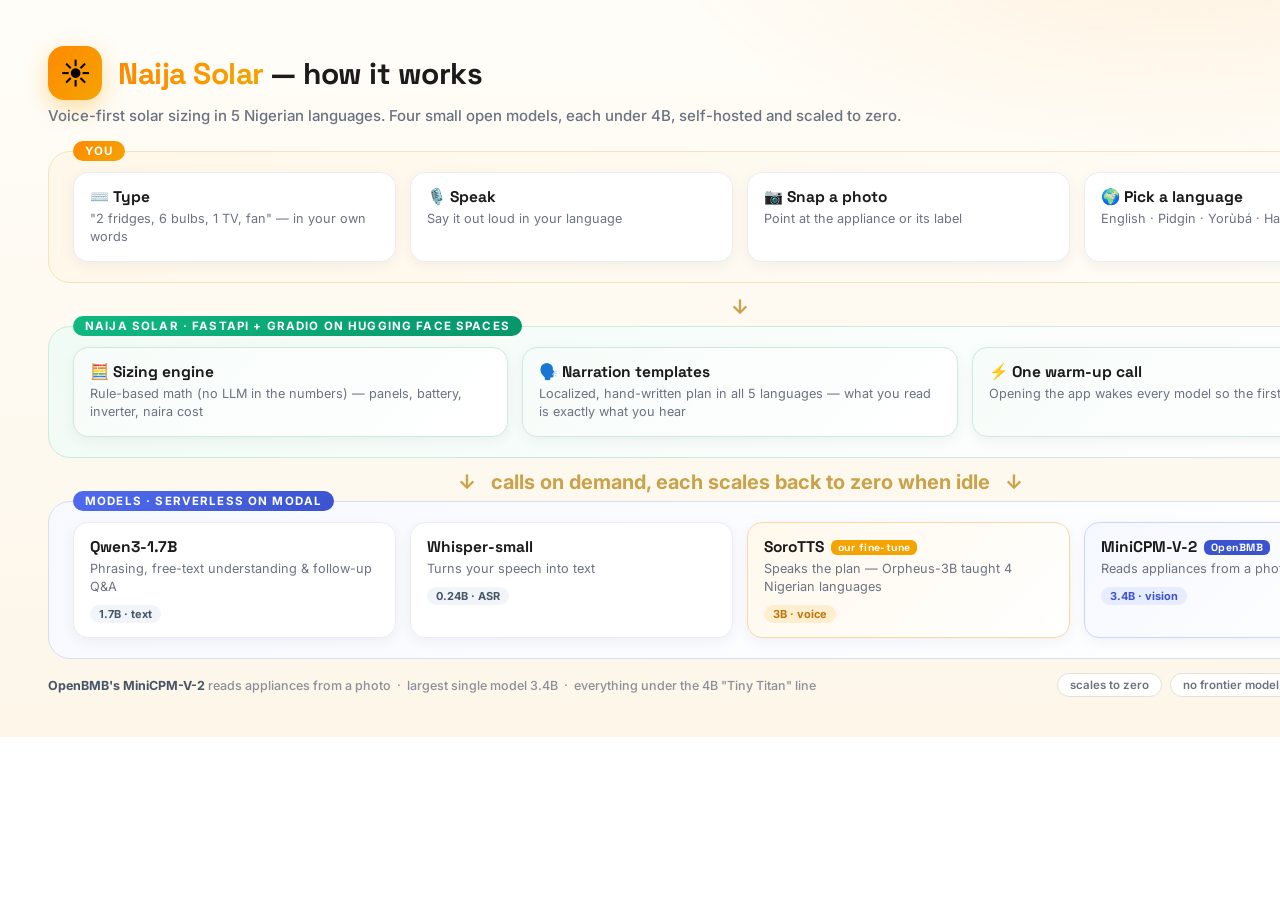
<file: assets/arch.html>
<!doctype html><html lang="en"><head><meta charset="utf-8">
<style>
  @import url('https://fonts.googleapis.com/css2?family=Space+Grotesk:wght@500;600;700&family=Inter:wght@400;500;600;700&display=swap');
  *{margin:0;padding:0;box-sizing:border-box}
  body{font-family:'Inter',system-ui,sans-serif;background:#fff}
  .wrap{width:1480px;padding:46px 48px 40px;background:
      radial-gradient(900px 360px at 80% -8%,rgba(255,138,0,.10),transparent 60%),
      linear-gradient(180deg,#fffdf8 0%,#fdf6e9 100%);}
  .head{display:flex;align-items:center;gap:16px;margin-bottom:6px}
  .logo{width:54px;height:54px;border-radius:16px;background:linear-gradient(135deg,#ff8a00,#f4a300);
    display:flex;align-items:center;justify-content:center;font-size:30px;box-shadow:0 8px 22px rgba(244,163,0,.34)}
  h1{font-family:'Space Grotesk',sans-serif;font-size:30px;color:#1b1b1b;letter-spacing:-.5px}
  h1 b{background:linear-gradient(90deg,#ff8a00,#f4a300);-webkit-background-clip:text;background-clip:text;color:transparent}
  .sub{color:#6b7280;font-size:15px;margin:3px 0 26px;font-weight:500}
  .layer{border-radius:22px;padding:20px 24px;margin-bottom:14px;position:relative}
  .ltag{position:absolute;top:-11px;left:24px;font-size:11.5px;font-weight:700;letter-spacing:.10em;
    text-transform:uppercase;padding:3px 12px;border-radius:999px;color:#fff}
  .l1{background:linear-gradient(135deg,#fff7e9,#fffdf8);border:1.6px solid #f6e2bd}
  .l1 .ltag{background:linear-gradient(135deg,#ff8a00,#f4a300)}
  .l2{background:linear-gradient(135deg,#f1fbf6,#fff);border:1.6px solid #cdeadb}
  .l2 .ltag{background:linear-gradient(135deg,#10b981,#059669)}
  .l3{background:linear-gradient(135deg,#f7f9ff,#fff);border:1.6px solid #d7def2}
  .l3 .ltag{background:linear-gradient(135deg,#4f6bed,#3b53cf)}
  .row{display:flex;gap:14px;flex-wrap:wrap}
  .chip{flex:1;min-width:150px;background:#fff;border:1.4px solid #ececf3;border-radius:15px;padding:14px 16px;
    box-shadow:0 4px 14px rgba(20,20,40,.05)}
  .chip .t{font-family:'Space Grotesk',sans-serif;font-weight:700;font-size:15.5px;color:#1b1b1b}
  .chip .d{color:#6b7280;font-size:12.7px;margin-top:3px;line-height:1.45}
  .chip .p{display:inline-block;margin-top:9px;font-size:11px;font-weight:700;color:#475569;
    background:#f1f5f9;border-radius:999px;padding:2px 9px}
  .chip.bmb{border-color:#c9d6ff;background:linear-gradient(135deg,#f5f8ff,#fff)}
  .chip.bmb .p{background:#e7edff;color:#3b53cf}
  .chip.ours{border-color:#f6d9a8;background:linear-gradient(135deg,#fff8ec,#fff)}
  .chip.ours .p{background:#ffedcf;color:#b9760a}
  .badge{font-size:10.5px;font-weight:700;letter-spacing:.04em;border-radius:6px;padding:1px 7px;margin-left:7px;vertical-align:middle}
  .badge.b{background:#3b53cf;color:#fff}
  .badge.o{background:#f4a300;color:#fff}
  .app{display:flex;gap:14px;flex-wrap:wrap}
  .app .chip{border-color:#cdeadb;background:linear-gradient(135deg,#f6fcf9,#fff)}
  .arrow{text-align:center;color:#c9a24a;font-size:20px;line-height:1;margin:1px 0 9px;font-weight:700}
  .foot{display:flex;justify-content:space-between;align-items:center;margin-top:14px;color:#8a8f99;font-size:12.5px;font-weight:500}
  .foot b{color:#475569}
  .pills{display:flex;gap:8px}
  .pill{background:#fff;border:1.3px solid #e7e2d4;border-radius:999px;padding:4px 12px;font-size:11.5px;font-weight:600;color:#6b7280}
</style></head>
<body><div class="wrap">
  <div class="head">
    <div class="logo">☀️</div>
    <div><h1><b>Naija Solar</b> — how it works</h1></div>
  </div>
  <div class="sub">Voice-first solar sizing in 5 Nigerian languages. Four small open models, each under 4B, self-hosted and scaled to zero.</div>

  <div class="layer l1">
    <div class="ltag">You</div>
    <div class="row">
      <div class="chip"><div class="t">⌨️ Type</div><div class="d">"2 fridges, 6 bulbs, 1 TV, fan" — in your own words</div></div>
      <div class="chip"><div class="t">🎙️ Speak</div><div class="d">Say it out loud in your language</div></div>
      <div class="chip"><div class="t">📷 Snap a photo</div><div class="d">Point at the appliance or its label</div></div>
      <div class="chip"><div class="t">🌍 Pick a language</div><div class="d">English · Pidgin · Yorùbá · Hausa · Igbo</div></div>
    </div>
  </div>
  <div class="arrow">↓</div>

  <div class="layer l2">
    <div class="ltag">Naija Solar · FastAPI + Gradio on Hugging Face Spaces</div>
    <div class="app">
      <div class="chip"><div class="t">🧮 Sizing engine</div><div class="d">Rule-based math (no LLM in the numbers) — panels, battery, inverter, naira cost</div></div>
      <div class="chip"><div class="t">🗣️ Narration templates</div><div class="d">Localized, hand-written plan in all 5 languages — what you read is exactly what you hear</div></div>
      <div class="chip"><div class="t">⚡ One warm-up call</div><div class="d">Opening the app wakes every model so the first answer is fast</div></div>
    </div>
  </div>
  <div class="arrow">↓ &nbsp; calls on demand, each scales back to zero when idle &nbsp; ↓</div>

  <div class="layer l3">
    <div class="ltag">Models · serverless on Modal</div>
    <div class="row">
      <div class="chip"><div class="t">Qwen3-1.7B</div><div class="d">Phrasing, free-text understanding & follow-up Q&amp;A</div><span class="p">1.7B · text</span></div>
      <div class="chip"><div class="t">Whisper-small</div><div class="d">Turns your speech into text</div><span class="p">0.24B · ASR</span></div>
      <div class="chip ours"><div class="t">SoroTTS<span class="badge o">our fine-tune</span></div><div class="d">Speaks the plan — Orpheus-3B taught 4 Nigerian languages</div><span class="p">3B · voice</span></div>
      <div class="chip bmb"><div class="t">MiniCPM-V-2<span class="badge b">OpenBMB</span></div><div class="d">Reads appliances from a photo</div><span class="p">3.4B · vision</span></div>
    </div>
  </div>

  <div class="foot">
    <div><b>OpenBMB's MiniCPM-V-2</b> reads appliances from a photo &nbsp;·&nbsp; largest single model 3.4B &nbsp;·&nbsp; everything under the 4B "Tiny Titan" line</div>
    <div class="pills"><span class="pill">scales to zero</span><span class="pill">no frontier model</span><span class="pill">no per-word billing</span></div>
  </div>
</div></body></html>
</file>
